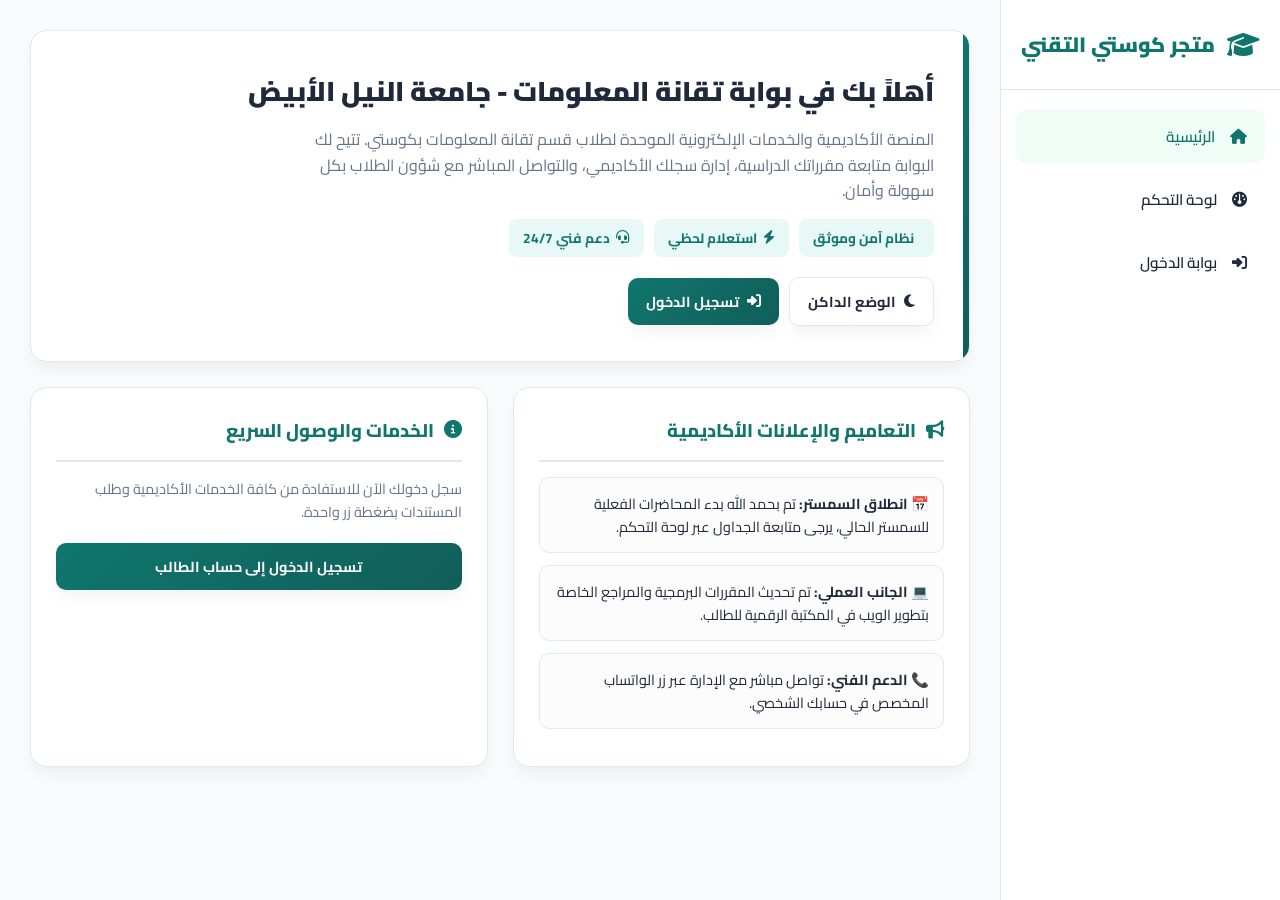
<file: index.html>
<!DOCTYPE html>
<html lang="ar" dir="rtl">
<head>
    <meta charset="UTF-8">
    <meta name="viewport" content="width=device-width, initial-scale=1.0">
    <title>الرئيسية - بوابة تقانة المعلومات | متجر كوستي الإلكتروني</title>
    <link href="https://fonts.googleapis.com/css2?family=Cairo:wght@400;600;700;900&display=swap" rel="stylesheet">
    <link rel="stylesheet" href="https://cdnjs.cloudflare.com/ajax/libs/font-awesome/6.4.0/css/all.min.css">
    <style>
        :root {
            --bg-color: #f8fafc;
            --sidebar-bg: #ffffff;
            --card-bg: #ffffff;
            --text-color: #1e293b;
            --text-muted: #64748b;
            --primary-color: #0f766e;
            --primary-gradient: linear-gradient(135deg, #0f766e 0%, #115e59 100%);
            --sidebar-hover: #f0fdf4;
            --border-color: #e2e8f0;
            --shadow: 0 10px 15px -3px rgba(0, 0, 0, 0.05);
        }
        .dark-mode {
            --bg-color: #0b0f19;
            --sidebar-bg: #111827;
            --card-bg: #1f2937;
            --text-color: #f9fafb;
            --text-muted: #9ca3af;
            --primary-color: #14b8a6;
            --primary-gradient: linear-gradient(135deg, #0d9488 0%, #0f766e 100%);
            --sidebar-hover: #374151;
            --border-color: #374151;
            --shadow: 0 10px 15px -3px rgba(0, 0, 0, 0.3);
        }
        * { box-sizing: border-box; margin: 0; padding: 0; font-family: 'Cairo', sans-serif; transition: 0.3s; }
        body { background-color: var(--bg-color); color: var(--text-color); display: flex; min-height: 100vh; }
        aside { width: 280px; background-color: var(--sidebar-bg); border-left: 1px solid var(--border-color); display: flex; flex-direction: column; position: fixed; height: 100vh; z-index: 100; }
        .sidebar-brand { padding: 25px 20px; font-size: 1.3rem; font-weight: 900; color: var(--primary-color); border-bottom: 1px solid var(--border-color); display: flex; align-items: center; gap: 12px; }
        .sidebar-menu { list-style: none; padding: 20px 15px; flex-grow: 1; }
        .sidebar-menu li { margin-bottom: 10px; }
        .sidebar-menu a { display: flex; align-items: center; gap: 15px; padding: 12px 18px; color: var(--text-color); text-decoration: none; border-radius: 10px; font-weight: 600; font-size: 0.95rem; }
        .sidebar-menu a:hover, .sidebar-menu a.active { background-color: var(--sidebar-hover); color: var(--primary-color); }
        main { flex-grow: 1; margin-right: 280px; padding: 30px; }
        
        .hero-welcome-card {
            background: var(--card-bg); border-radius: 16px; padding: 35px; box-shadow: var(--shadow); border: 1px solid var(--border-color);
            margin-bottom: 25px; position: relative; overflow: hidden;
        }
        .hero-welcome-card::before { content: ''; position: absolute; top: 0; right: 0; width: 6px; height: 100%; background: var(--primary-gradient); }
        .hero-content { display: flex; justify-content: space-between; align-items: center; flex-wrap: wrap; gap: 20px; }
        .hero-text h1 { font-size: 1.7rem; font-weight: 900; color: var(--text-color); margin-bottom: 10px; }
        .hero-text p { color: var(--text-muted); font-size: 1rem; line-height: 1.6; max-width: 650px; margin-bottom: 15px; }
        
        .features-chips { display: flex; gap: 10px; flex-wrap: wrap; margin-top: 15px; }
        .chip { background: rgba(20, 184, 166, 0.1); color: var(--primary-color); padding: 6px 14px; border-radius: 8px; font-size: 0.85rem; font-weight: 700; display: inline-flex; align-items: center; gap: 6px; }

        .action-buttons-group { display: flex; gap: 10px; flex-wrap: wrap; align-items: center; }
        .btn-control {
            padding: 10px 18px; border-radius: 10px; font-size: 0.9rem; font-weight: 700; cursor: pointer;
            display: inline-flex; align-items: center; justify-content: center; gap: 8px; border: 1px solid var(--border-color);
            text-decoration: none; background: var(--card-bg); color: var(--text-color); box-shadow: var(--shadow); min-height: 42px;
        }
        .btn-control:hover { border-color: var(--primary-color); color: var(--primary-color); transform: translateY(-2px); }
        .btn-primary-custom { background: var(--primary-gradient); color: white !important; border: none; }
        .btn-danger-custom { background-color: #fee2e2; color: #dc2626; border-color: #fca5a5; }
        .dark-mode .btn-danger-custom { background-color: rgba(220, 38, 38, 0.15); color: #fca5a5; border-color: #7f1d1d; }

        .dashboard-grid { display: grid; grid-template-columns: repeat(auto-fit, minmax(320px, 1fr)); gap: 25px; }
        .card { background-color: var(--card-bg); border-radius: 16px; padding: 25px; box-shadow: var(--shadow); border: 1px solid var(--border-color); }
        .card-title { font-size: 1.15rem; font-weight: 800; color: var(--primary-color); margin-bottom: 15px; display: flex; align-items: center; gap: 10px; border-bottom: 2px solid var(--border-color); padding-bottom: 12px; }
        .announcement-item { padding: 14px; background: rgba(0,0,0,0.01); border: 1px solid var(--border-color); border-radius: 10px; margin-bottom: 12px; font-size: 0.9rem; line-height: 1.6; }
        .dark-mode .announcement-item { background: rgba(255,255,255,0.01); }
        .hidden-element { display: none !important; }

        @media (max-width: 992px) { aside { display: none; } main { margin-right: 0; padding: 15px; } }
    </style>
</head>
<body>

    <aside>
        <div class="sidebar-brand">
            <i class="fa-solid fa-graduation-cap fa-lg"></i> متجر كوستي التقني
        </div>
        <ul class="sidebar-menu">
            <li><a href="index.html" class="active"><i class="fa-solid fa-house"></i> الرئيسية</a></li>
            <li><a href="dashboard.html"><i class="fa-solid fa-gauge"></i> لوحة التحكم</a></li>
            <li id="sidebar-auth-link"><a href="login.html"><i class="fa-solid fa-right-to-bracket"></i> بوابة الدخول</a></li>
        </ul>
    </aside>

    <main>
        <div class="hero-welcome-card">
            <div class="hero-content">
                <div class="hero-text">
                    <h1>أهلاً بك في بوابة تقانة المعلومات - جامعة النيل الأبيض</h1>
                    <p>المنصة الأكاديمية والخدمات الإلكترونية الموحدة لطلاب قسم تقانة المعلومات بكوستي. تتيح لك البوابة متابعة مقرراتك الدراسية، إدارة سجلك الأكاديمي، والتواصل المباشر مع شؤون الطلاب بكل سهولة وأمان.</p>
                    <div class="features-chips">
                        <span class="chip"><i class="fa-solid fa-shield-check"></i> نظام آمن وموثق</span>
                        <span class="chip"><i class="fa-solid fa-bolt"></i> استعلام لحظي</span>
                        <span class="chip"><i class="fa-solid fa-headset"></i> دعم فني 24/7</span>
                    </div>
                </div>
                <div class="action-buttons-group">
                    <button class="btn-control" id="theme-toggle" title="تغيير المظهر">
                        <i class="fa-solid fa-moon" id="theme-icon"></i> <span id="theme-text">الوضع الداكن</span>
                    </button>
                    <a href="dashboard.html" class="btn-control btn-primary-custom" id="dashboard-nav-btn">
                        <i class="fa-solid fa-gauge"></i> لوحة التحكم
                    </a>
                    <a href="login.html" class="btn-control btn-primary-custom" id="auth-nav-btn">
                        <i class="fa-solid fa-right-to-bracket"></i> تسجيل الدخول
                    </a>
                    <button class="btn-control btn-danger-custom hidden-element" id="global-logout-btn">
                        <i class="fa-solid fa-right-from-bracket"></i> خروج
                    </button>
                </div>
            </div>
        </div>

        <div class="dashboard-grid">
            <div class="card">
                <div class="card-title"><i class="fa-solid fa-bullhorn"></i> التعاميم والإعلانات الأكاديمية</div>
                <div class="announcement-item"><strong>📅 انطلاق السمستر:</strong> تم بحمد الله بدء المحاضرات الفعلية للسمستر الحالي، يرجى متابعة الجداول عبر لوحة التحكم.</div>
                <div class="announcement-item"><strong>💻 الجانب العملي:</strong> تم تحديث المقررات البرمجية والمراجع الخاصة بتطوير الويب في المكتبة الرقمية للطالب.</div>
                <div class="announcement-item"><strong>📞 الدعم الفني:</strong> تواصل مباشر مع الإدارة عبر زر الواتساب المخصص في حسابك الشخصي.</div>
            </div>

            <div class="card" id="quick-services-card">
                <div class="card-title"><i class="fa-solid fa-circle-info"></i> الخدمات والوصول السريع</div>
                <p style="font-size: 0.9rem; color: var(--text-muted); margin-bottom: 20px; line-height: 1.6;">سجل دخولك الآن للاستفادة من كافة الخدمات الأكاديمية وطلب المستندات بضغطة زر واحدة.</p>
                <a href="login.html" class="btn-control btn-primary-custom" style="justify-content: center; width: 100%;">
                    تسجيل الدخول إلى حساب الطالب
                </a>
            </div>
        </div>
    </main>

    <script>
        document.addEventListener('DOMContentLoaded', () => {
            const loggedUser = localStorage.getItem('it_logged_user');
            const authNavBtn = document.getElementById('auth-nav-btn');
            const dashboardNavBtn = document.getElementById('dashboard-nav-btn');
            const globalLogoutBtn = document.getElementById('global-logout-btn');
            const quickServicesCard = document.getElementById('quick-services-card');
            const sidebarAuthLink = document.getElementById('sidebar-auth-link');

            if (loggedUser) {
                if (authNavBtn) authNavBtn.style.display = 'none';
                if (quickServicesCard) quickServicesCard.style.display = 'none';
                if (globalLogoutBtn) globalLogoutBtn.classList.remove('hidden-element');

                if (dashboardNavBtn) {
                    dashboardNavBtn.innerHTML = `<i class="fa-solid fa-user-check"></i> ${loggedUser}`;
                }

                if (sidebarAuthLink) {
                    sidebarAuthLink.innerHTML = `<a href="#" id="side-logout"><i class="fa-solid fa-right-from-bracket"></i> تسجيل الخروج</a>`;
                    document.getElementById('side-logout').addEventListener('click', (e) => {
                        e.preventDefault();
                        performLogout();
                    });
                }
            } else {
                if (dashboardNavBtn) dashboardNavBtn.style.display = 'none';
                if (globalLogoutBtn) globalLogoutBtn.classList.add('hidden-element');
            }
        });

        function performLogout() {
            if (confirm('هل أنت متأكد من رغبتك في تسجيل الخروج؟')) {
                localStorage.removeItem('it_logged_user');
                localStorage.removeItem('it_logged_id');
                localStorage.removeItem('it_logged_semester');
                window.location.href = 'login.html';
            }
        }

        const globalLogoutBtn = document.getElementById('global-logout-btn');
        if (globalLogoutBtn) {
            globalLogoutBtn.addEventListener('click', performLogout);
        }

        const themeToggle = document.getElementById('theme-toggle');
        const themeIcon = document.getElementById('theme-icon');
        const themeText = document.getElementById('theme-text');

        if (localStorage.getItem('theme') === 'dark') {
            document.body.classList.add('dark-mode');
            themeIcon.className = 'fa-solid fa-sun';
            themeText.textContent = 'الوضع الفاتح';
        }

        themeToggle.addEventListener('click', (e) => {
            e.preventDefault();
            document.body.classList.toggle('dark-mode');
            const isDark = document.body.classList.contains('dark-mode');
            if (isDark) {
                themeIcon.className = 'fa-solid fa-sun';
                themeText.textContent = 'الوضع الفاتح';
                localStorage.setItem('theme', 'dark');
            } else {
                themeIcon.className = 'fa-solid fa-moon';
                themeText.textContent = 'الوضع الداكن';
                localStorage.setItem('theme', 'light');
            }
        });
    </script>
</body>
</html>
</file>
